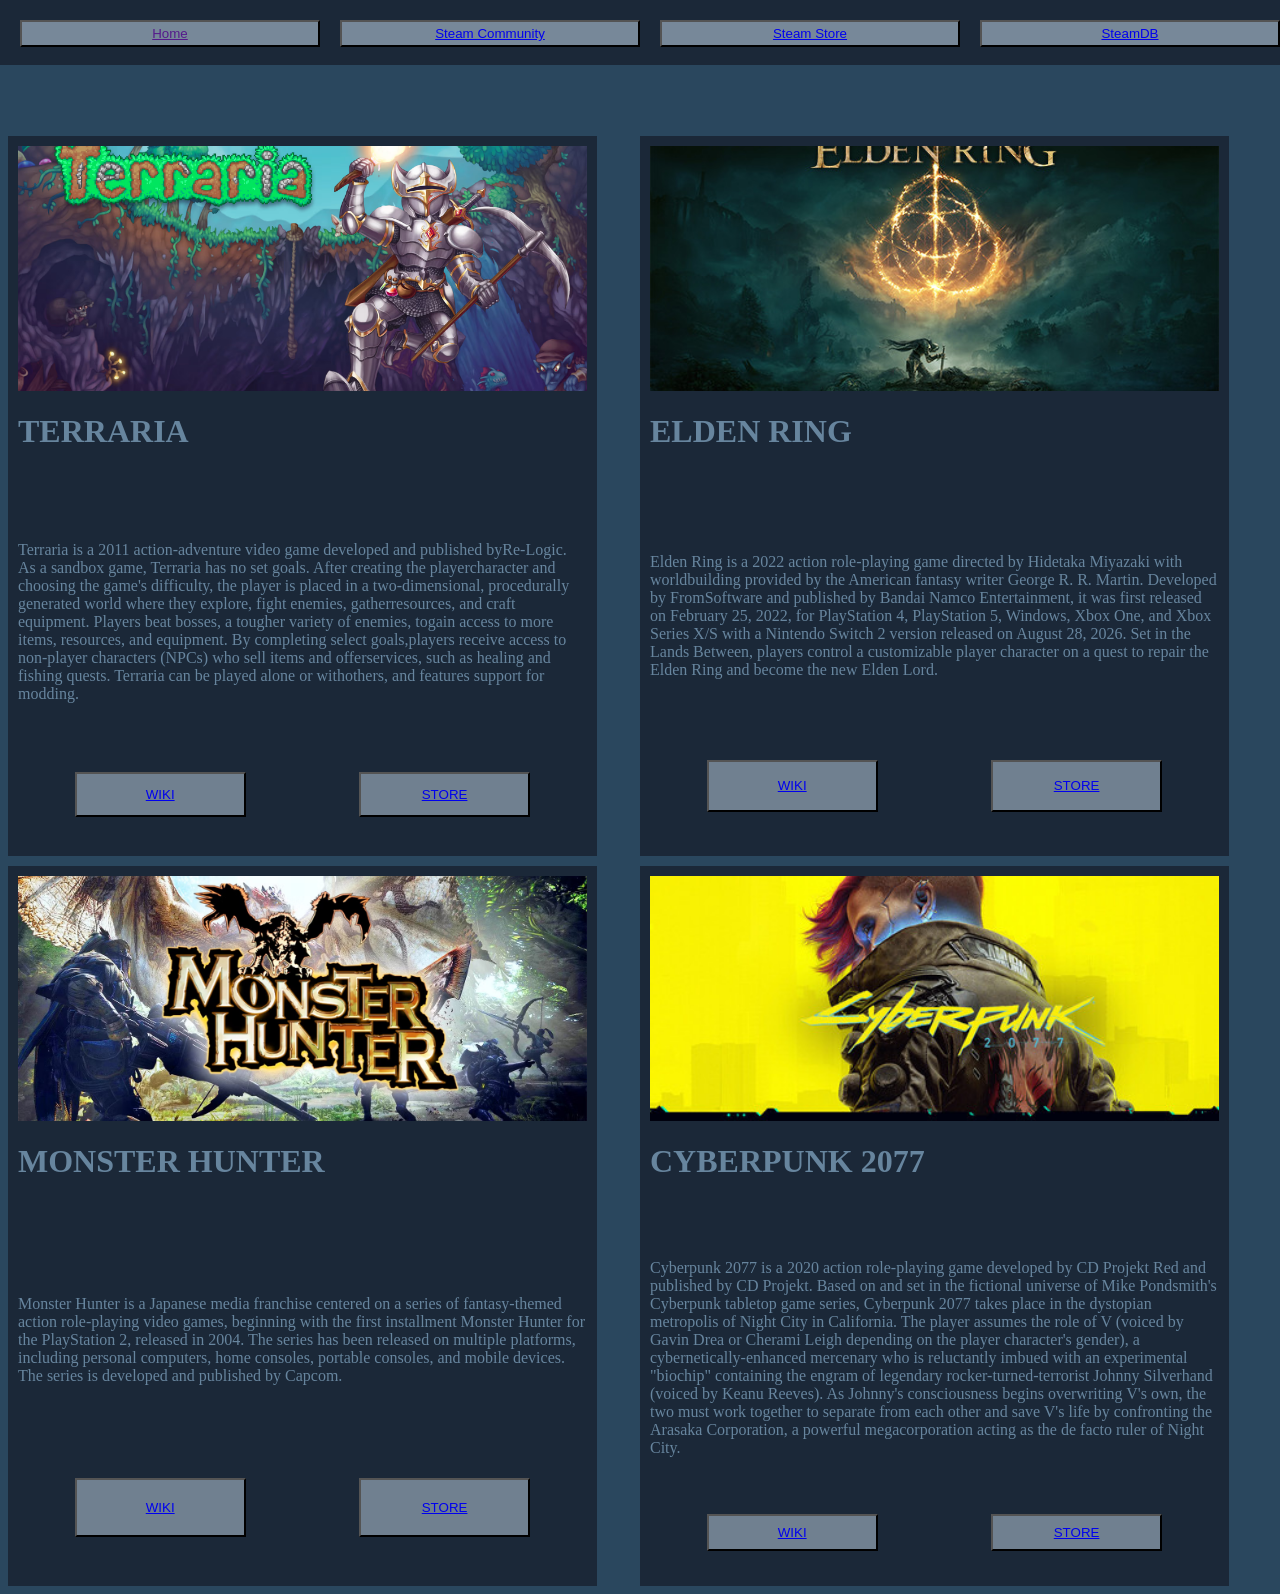
<file: Week4/index.html>
<!DOCTYPE html>
<html lang="en">
<head>
    <meta charset="UTF-8">
    <meta name="viewport" content="width=device-width, initial-scale=1.0">
    <title>Week 4 Homework</title>
    <link rel="stylesheet" href ="./styles.css">
</head>
<body>
    
    <div class="fixed">
        <button><a href="">Home</a></button>
        <button><a href="https://steamcommunity.com/">Steam Community</a></button>
        <button><a href="https://store.steampowered.com/">Steam Store</a></button>
        <button><a href="https://steamdb.info/">SteamDB</a></button>
    </div>

    <div class="grid">

        <div class="TerrariaCard">
            <div><img src="./assets/TerrariaBanner.jpg" id="tbannerimage"></div>
            
            <div><h1 class="about">TERRARIA</h1></div>
            
            <div><p>Terraria is a 2011 action-adventure video game developed and published byRe-Logic. As a sandbox game, Terraria has no set goals. After creating the playercharacter and choosing the game's difficulty, the player is placed in a two-dimensional, procedurally generated world where they explore, fight enemies, gatherresources, and craft equipment. Players beat bosses, a tougher variety of enemies, togain access to more items, resources, and equipment. By completing select goals,players receive access to non-player characters (NPCs) who sell items and offerservices, such as healing and fishing quests. Terraria can be played alone or withothers, and features support for modding.</p></div>

            <div class="tbuttons">
                <button id="wikilink"><a href="https://en.wikipedia.org/wiki/Terraria">WIKI</a></button>
                <button id="storelink"><a href="https://store.steampowered.com/app/105600/Terraria/">STORE</a></button>
            </div>
        </div>

        <div class="EldenRingCard">
            <div><img src="./assets/EldenRingBanner.jpg" id="erbannerimage"></div>
            
            <div><h1 class="about">ELDEN RING</h1></div>
            
            <div><p>Elden Ring is a 2022 action role-playing game directed by Hidetaka Miyazaki with worldbuilding provided by the American fantasy writer George R. R. Martin. Developed by FromSoftware and published by Bandai Namco Entertainment, it was first released on February 25, 2022, for PlayStation 4, PlayStation 5, Windows, Xbox One, and Xbox Series X/S with a Nintendo Switch 2 version released on August 28, 2026. Set in the Lands Between, players control a customizable player character on a quest to repair the Elden Ring and become the new Elden Lord.</p></div>

            <div class="erbuttons">
                <button id="wikilink"><a href="https://en.wikipedia.org/wiki/Elden_Ring">WIKI</a></button>
                <button id="storelink"><a href="https://store.steampowered.com/app/1245620/ELDEN_RING/">STORE</a></button>
            </div>
        </div>

        <div class="MonsterHunterCard">
            <div><img src="./assets/MonsterHunterBanner.jpg" id="mhbannerimage"></div>
            
            <div><h1 class="about">MONSTER HUNTER</h1></div>
            
            <div><p>Monster Hunter is a Japanese media franchise centered on a series of fantasy-themed action role-playing video games, beginning with the first installment Monster Hunter for the PlayStation 2, released in 2004. The series has been released on multiple platforms, including personal computers, home consoles, portable consoles, and mobile devices. The series is developed and published by Capcom.</p></div>

            <div class="mhbuttons">
                <button id="wikilink"><a href="https://en.wikipedia.org/wiki/Monster_Hunter">WIKI</a></button>
                <button id="storelink"><a href="https://store.steampowered.com/curator/34827959">STORE</a></button>
            </div>
        </div> 

        <div class="CyberpunkCard">
            <div><img src="./assets/Cyberpunk2077Banner.jpg" id="cp2077bannerimage"></div>
            
            <div><h1 class="about">CYBERPUNK 2077</h1></div>
            
            <div><p>Cyberpunk 2077 is a 2020 action role-playing game developed by CD Projekt Red and published by CD Projekt. Based on and set in the fictional universe of Mike Pondsmith's Cyberpunk tabletop game series, Cyberpunk 2077 takes place in the dystopian metropolis of Night City in California. The player assumes the role of V (voiced by Gavin Drea or Cherami Leigh depending on the player character's gender), a cybernetically-enhanced mercenary who is reluctantly imbued with an experimental "biochip" containing the engram of legendary rocker-turned-terrorist Johnny Silverhand (voiced by Keanu Reeves). As Johnny's consciousness begins overwriting V's own, the two must work together to separate from each other and save V's life by confronting the Arasaka Corporation, a powerful megacorporation acting as the de facto ruler of Night City.</p></div>

            <div class="cp2077buttons">
                <button id="wikilink"><a href="https://en.wikipedia.org/wiki/Cyberpunk_2077">WIKI</a></button>
                <button id="storelink"><a href="https://store.steampowered.com/app/1091500/Cyberpunk_2077/">STORE</a></button>  
            </div>
            
        </div> 

    </div>

</body>
</html>
</file>
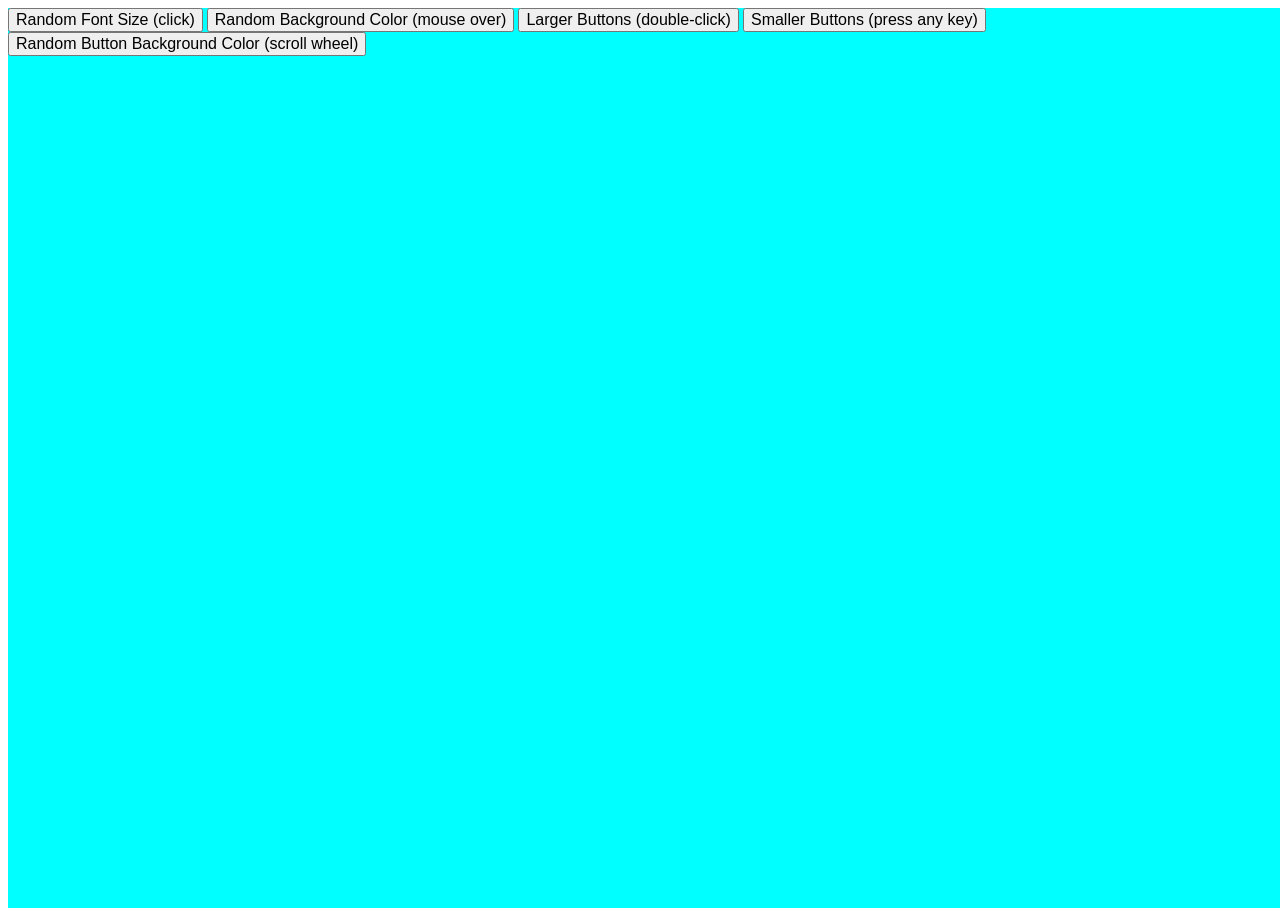
<file: Week6/index.html>
<!DOCTYPE html>
<html lang="en">
<head>
    <meta charset="UTF-8">
    <meta name="viewport" content="width=device-width, initial-scale=1.0">
    <title>Document</title>
    <style>
        #square {
            height: 100vh;
            width: 100vw;
            background-color: aqua;
        }

        button {
            font-size: 16px;
        }
    </style>
    <script type="module" src="./script.js"></script>
</head>
<body>
    <div id="square">
        <button id="randsize">Random Font Size (click)</button>
        <button id="randbg">Random Background Color (mouse over)</button>
        <button id="upsize">Larger Buttons (double-click)</button>
        <button id="downsize">Smaller Buttons (press any key)</button>
        <button id="buttonbg">Random Button Background Color (scroll wheel)</button>
    </div>
    
</body>
</html>
</file>
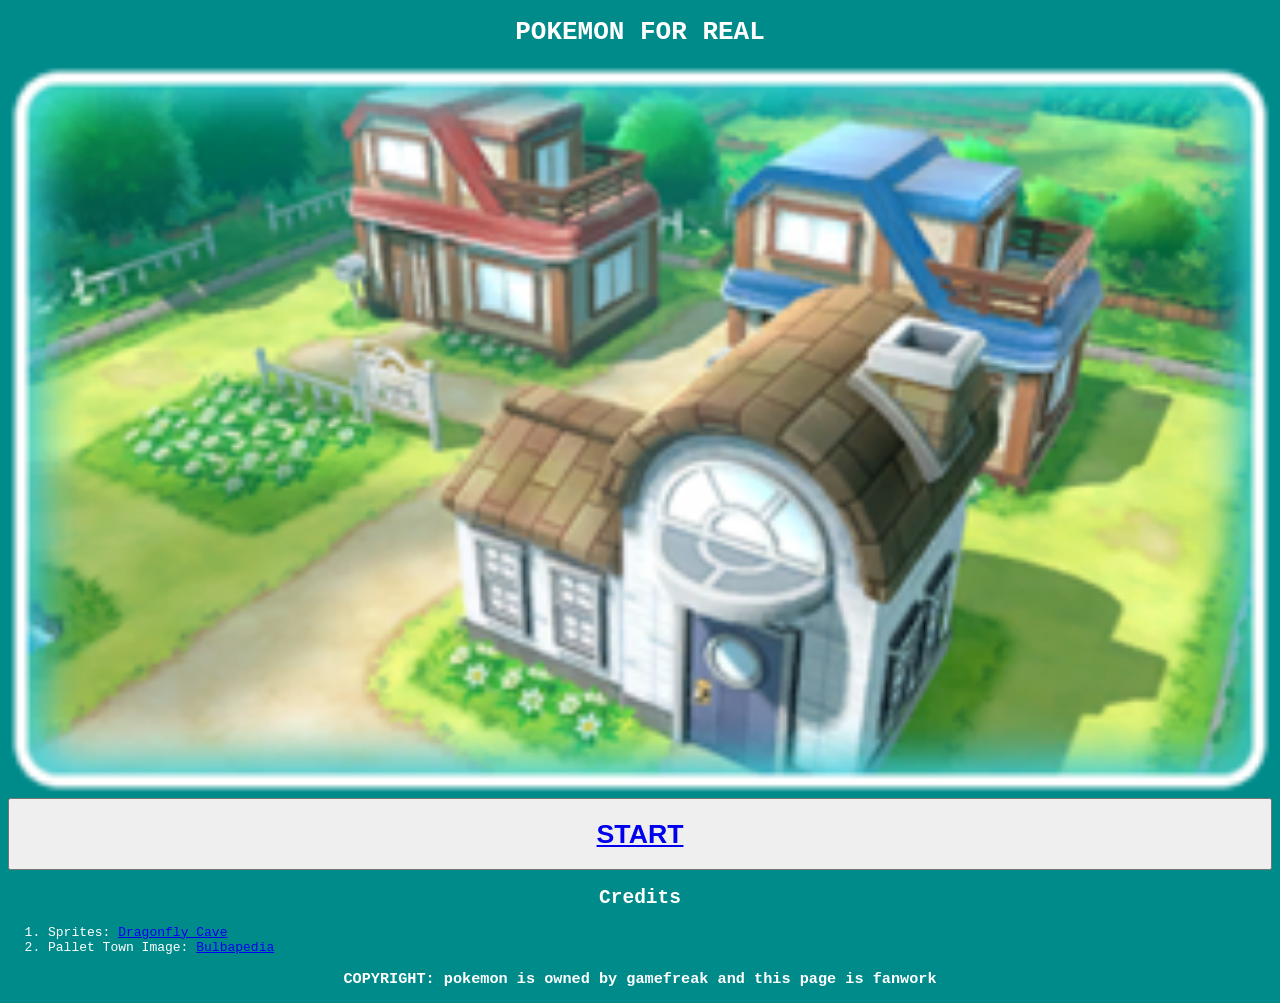
<file: Week2/ourfirstgame/index.html>
<!DOCTYPE html>

<html>

<head>
    <title>FIRST GAME</title>
</head>



<body style="background-color: darkcyan; color: white; font-family: monospace;">

    <h1 style="color: white; text-align: center; font-family: monospace;">POKEMON FOR REAL</h1>

    <img src=".\Assets\Pallet_Town_PE.png" aria-label="an image of pallet town from pokemon" style="width: 100%"></img>

    <button style="width: 100%;">
        <h1 style="text-align: center;" ><a href="./game.html">START</a></h1>
    </button>

    <section id="credits">
        <h2 style="text-align: center;">Credits</h2>
        <ol>
            <li>Sprites: <a href="https://www.dragonflycave.com/resources/sprite-generator/">Dragonfly Cave</a></li> 
            <li>Pallet Town Image: <a href="https://bulbapedia.bulbagarden.net/wiki/Main_Page">Bulbapedia</a></li> 
        </ol>
    </section>

    <h3 style="color: white; text-align: center; font-family: monospace;">COPYRIGHT: pokemon is owned by gamefreak and this page is fanwork</h3>

</body>


</html>
</file>
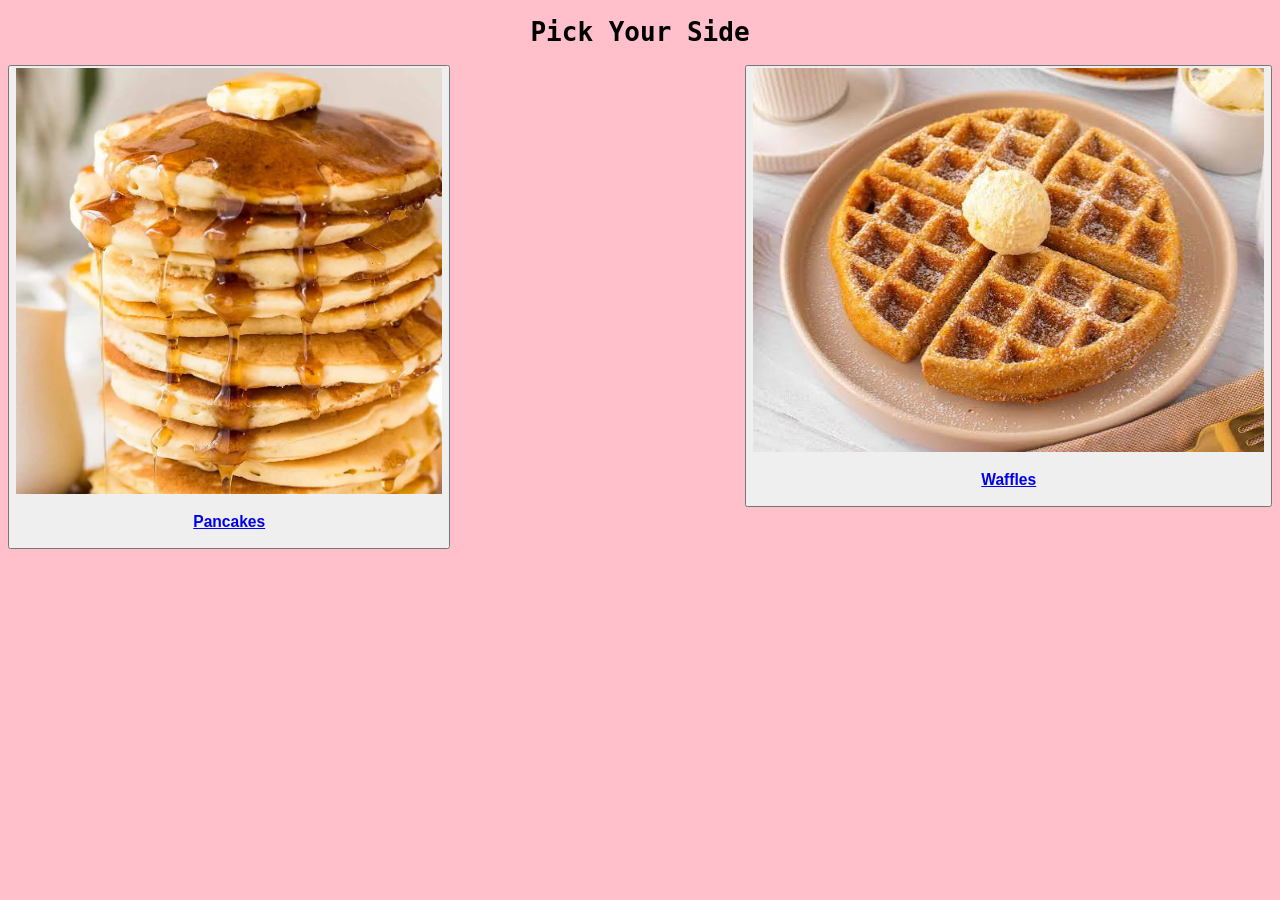
<file: Week2/Week2Homework/index.html>
<!DOCTYPE html>

<html>

    <head>
        <title>Pick a Side...</title>
    </head>
    
    <body style="background-color: pink; font-family: monospace;">

        <h1 style="text-align: center;">Pick Your Side</h1>

        

        <section class="choice">

            <div style="display: flex;">
            <section class="pancakes">

            <button id="pancakes" style="width: 60%;">
                <img src=".\Assets\Pancakes.webp" id="pancakeimage" style="width: 100%;"/>
                <h3><a href=".\pancakes.html">Pancakes</a></h3>
            </button>

            </section>
            
            <section class="waffles">

                <button id="waffles" style="width: 100%; align-items: end;">

                    <img src=".\Assets\waffle.jpg" id="waffleimage" style="width: 100%;"/>
                    <h3><a href=".\waffles.html">Waffles</a></h3>

                </button>

            </section>

            </div>

        </section>
        
       

    </body>

</html>
</file>
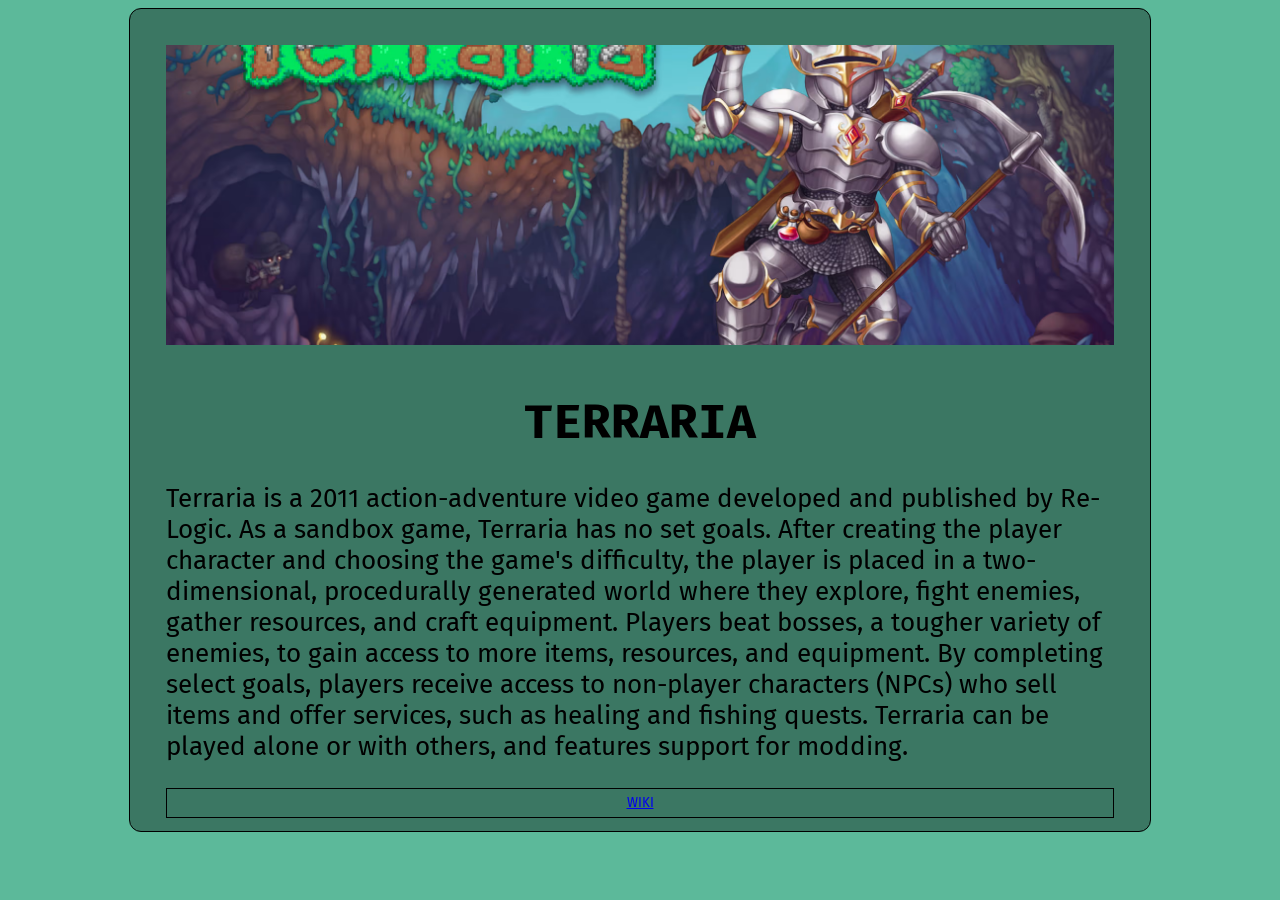
<file: Week3/Homework/index.html>
<!DOCTYPE html>
<html lang="en">
<head>
    <meta charset="UTF-8">
    <meta name="viewport" content="width=device-width, initial-scale=1.0">
    <title>Document</title>
     <style>
        @import url('https://fonts.googleapis.com/css2?family=Fira+Mono:wght@400;500;700&family=Fira+Sans:ital,wght@0,100;0,200;0,300;0,400;0,500;0,600;0,700;0,800;0,900;1,100;1,200;1,300;1,400;1,500;1,600;1,700;1,800;1,900&display=swap');
    </style>
    <link rel="stylesheet" href ="./styles.css">
</head>
<body>
    <div class="card">
        <div>
            <img src="./Assets/TerrariaBanner.jpg" id="bannerimage">
            <h1 class="about">TERRARIA</h2>
            <p>Terraria is a 2011 action-adventure video game developed and published by Re-Logic. As a sandbox game, Terraria has no set goals. After creating the player character and choosing the game's difficulty, the player is placed in a two-dimensional, procedurally generated world where they explore, fight enemies, gather resources, and craft equipment. Players beat bosses, a tougher variety of enemies, to gain access to more items, resources, and equipment. By completing select goals, players receive access to non-player characters (NPCs) who sell items and offer services, such as healing and fishing quests. Terraria can be played alone or with others, and features support for modding.</p>

            <button id="wikilink"><a href="https://en.wikipedia.org/wiki/Terraria">WIKI</a></button>
        </div>

    </div>
</body>
</html>
</file>
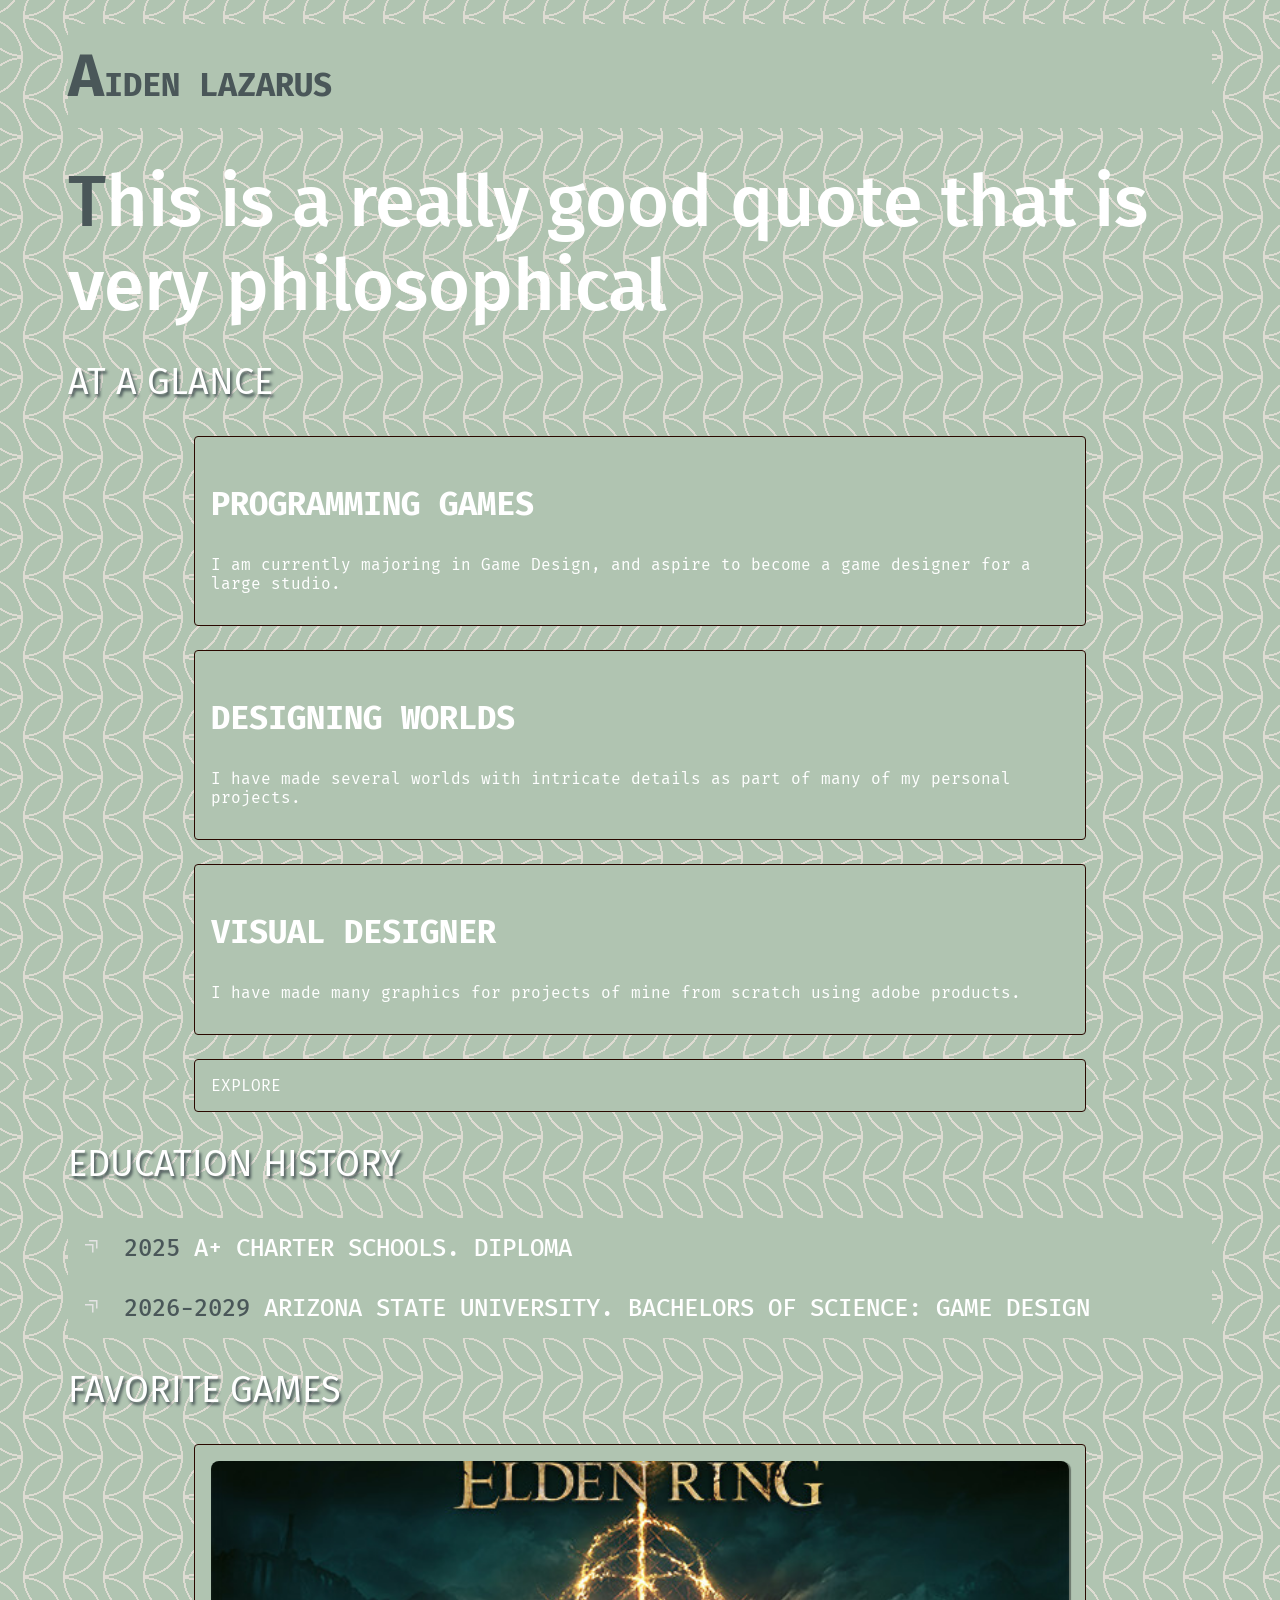
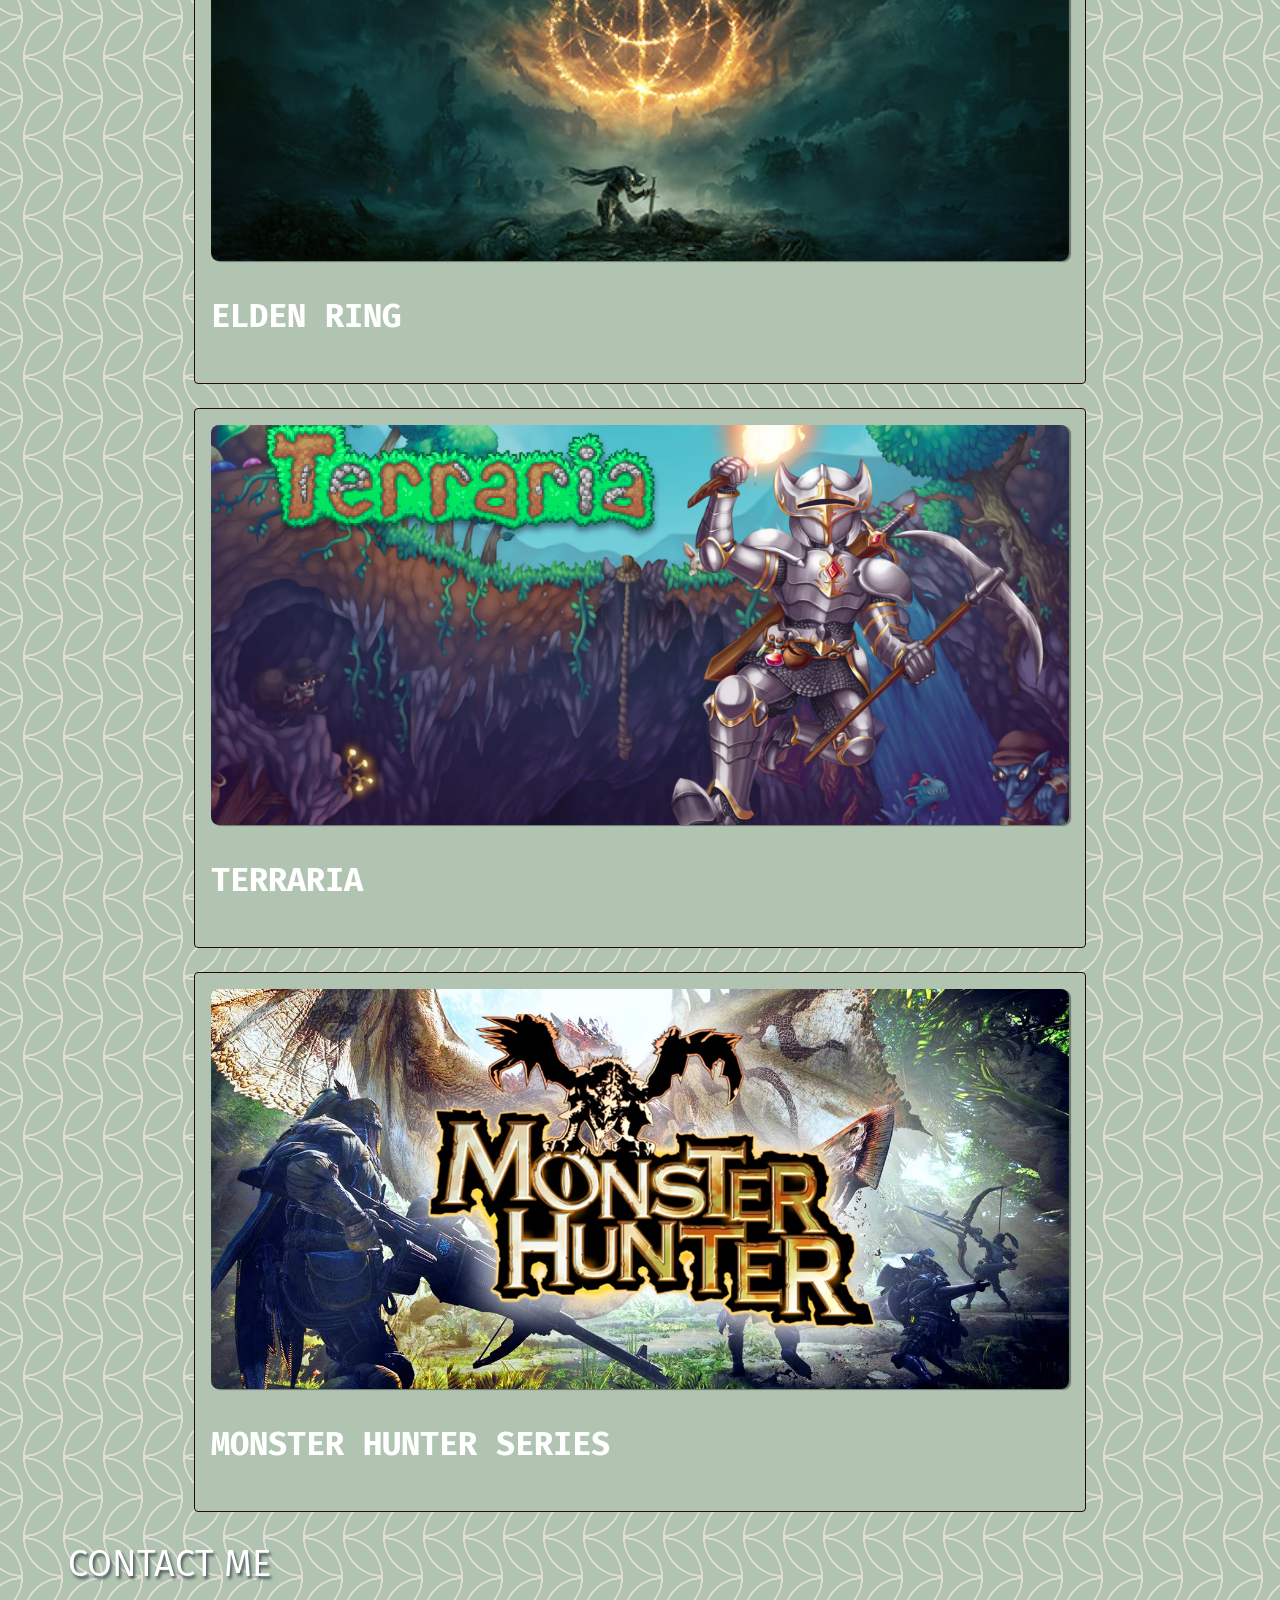
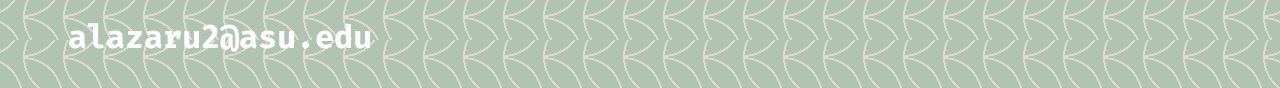
<file: Week3/portfolio/index.html>
<!DOCTYPE html>
<html lang="en">
<head>
    <meta charset="UTF-8">
    <meta name="viewport" content="width=device-width, initial-scale=1.0">
    <title>CSS PORTFOLIO</title>
    <style>
        @import url('https://fonts.googleapis.com/css2?family=Fira+Mono:wght@400;500;700&family=Fira+Sans:ital,wght@0,100;0,200;0,300;0,400;0,500;0,600;0,700;0,800;0,900;1,100;1,200;1,300;1,400;1,500;1,600;1,700;1,800;1,900&display=swap');
    </style>
    <link rel="stylesheet" href ="./styles.css">
</head>
<body>
    <header>AIDEN LAZARUS</header>
    <div class="title">This is a really good quote that is very philosophical</div>
    <div class="atAGlance">
        <h2>AT A GLANCE</h2>
        <div class="cards">
            <div>
                <h3>PROGRAMMING GAMES</h3>
                <p>I am currently majoring in Game Design, and aspire to become a game designer for a large studio.</p>
            </div>

            <div id="programmer">
                <h3>DESIGNING WORLDS</h3>
                <p>I have made several worlds with intricate details as part of many of my personal projects.</p>
            </div>

            <div id="programmer">
                <h3>VISUAL DESIGNER</h3>
                <p>I have made many graphics for projects of mine from scratch using adobe products.</p>
            </div>
            <div id="explore">EXPLORE</div>
        </div>
    </div>

    <div class="education">
        <h2>EDUCATION HISTORY</h2>
        <ul>
            <li><span class="year">2025</span> A+ CHARTER SCHOOLS. DIPLOMA</li>
            <li><span class="year">2026-2029</span> ARIZONA STATE UNIVERSITY. BACHELORS OF SCIENCE: GAME DESIGN</li>
        </ul>
    </div>

    <div class="favoriteGames">
        <h2>FAVORITE GAMES</h2>
        <div class="cards">
            <div id="programmer">
                <img src="./assets/EldenRingBanner.jpg" width="100%">
                <h3>ELDEN RING</h3>
                
            </div>

            <div id="programmer">
                <img src="./assets/TerrariaBanner.jpg" width="100%">
                <h3>TERRARIA</h3>
                
            </div>

            <div id="programmer">
                <img src="./assets/MonsterHunterBanner.jpg" width="100%">
                <h3>MONSTER HUNTER SERIES</h3>
                
            </div>
        </div>
    </div>

    <footer>
        <h2>CONTACT ME</h2>
        <h3>alazaru2@asu.edu</h3>
    </footer>
</body>
</html>
</file>
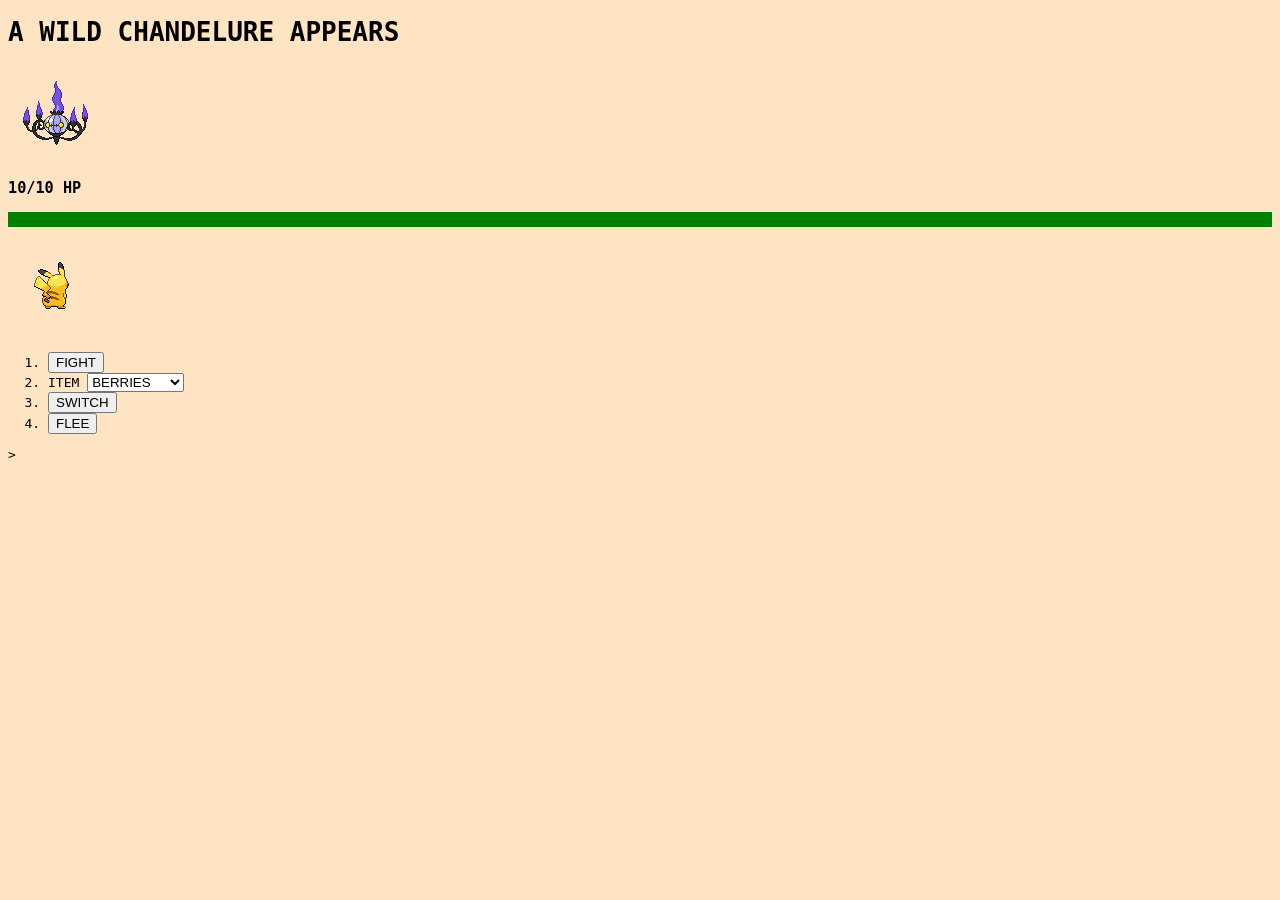
<file: Week2/ourfirstgame/game.html>
<!DOCTYPE html>

<html>
    <head>

        <title>... WEBPAGE WANTS TO BATTLE!</title>

    </head>

    <body class="battle" style="background-color: bisque; font-family: monospace;">

        <h1 id="chandelure">A WILD CHANDELURE APPEARS</h1>

        <section class="chandelure">

            <img src="./Assets/ChandFront.png"/>
            <h3>10/10 HP</h3>

        </section>

        <div style="background-color: green;"><p>&nbsp;</p></div>

        <section class="pikachu">

            <img src="./Assets/PikBack.png"/>
            
            <ol>

                <li><button>FIGHT</button></li>

                <li><label id="item" for="item-select">ITEM</label>
                    
                    <select id="item-select">

                        <option value="berries">BERRIES</option>
                        <option value="lemonade">LEMONADE</option>

                    </select>

                </li>

                <li><button>SWITCH</button></li>

                <li><button>FLEE</button></li>

            </ol>>

        </section>


    </body>

</html>
</file>
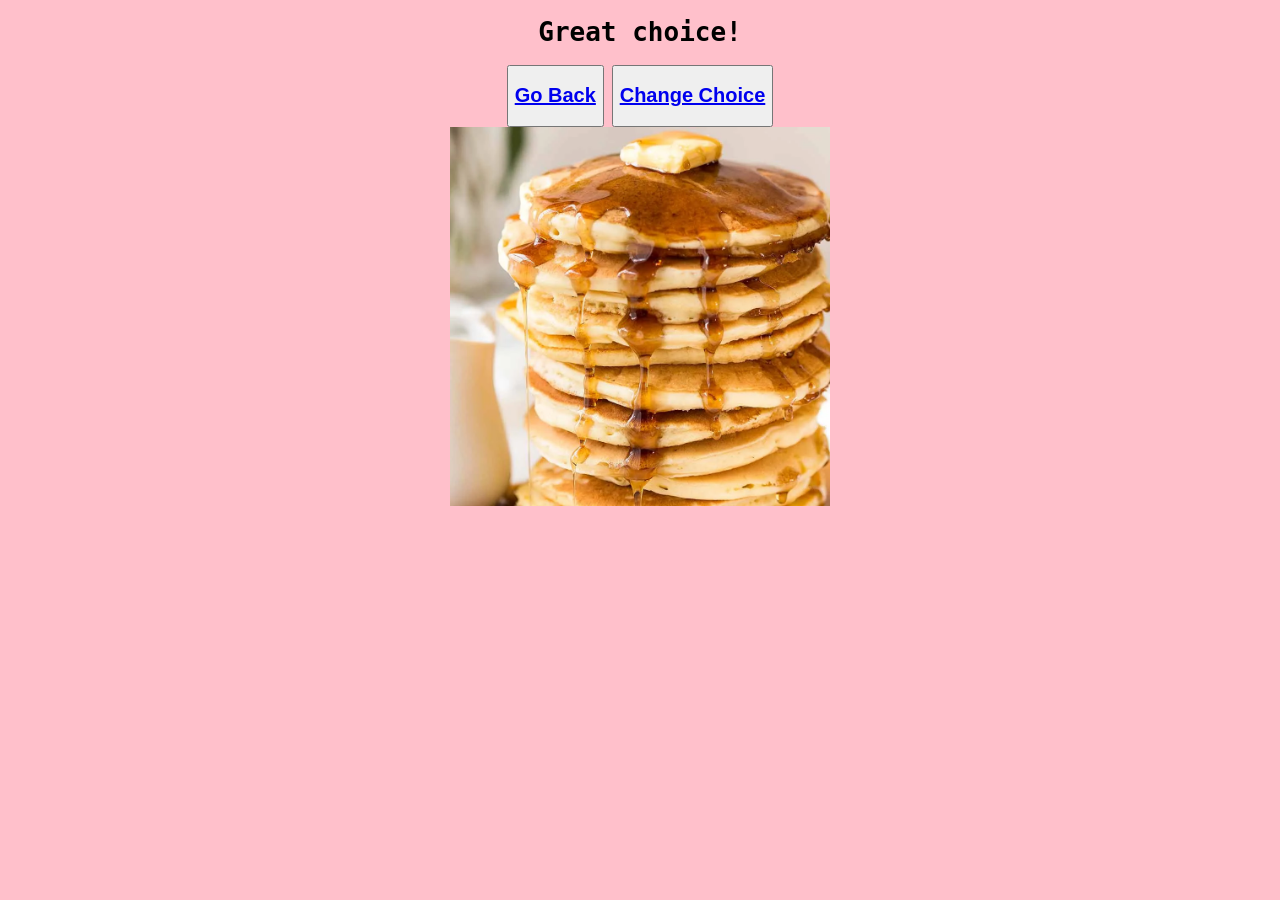
<file: Week2/Week2Homework/pancakes.html>
<!DOCTYPE html>

<html>

    <head>
        <title>PANCAKES</title>
    </head>
    
    <body style="background-color: pink; font-family: monospace;">

        <h1 style="text-align: center;">Great choice!</h1>

        <section class="choices" style="text-align: center; width: 100%">

            <button id="go back" >

                <h1><a href=".\index.html">Go Back</a></h1>

            </button>
        
            <button id="change choice">

                <h1><a href=".\waffles.html">Change Choice</a></h1>

            </button>

        </section>

        <center>
            <img src=".\Assets\Pancakes.webp" id="pancakeimage" style="width: 30%; align-items: center;">
        </center>
        

    </body>

</html>
</file>
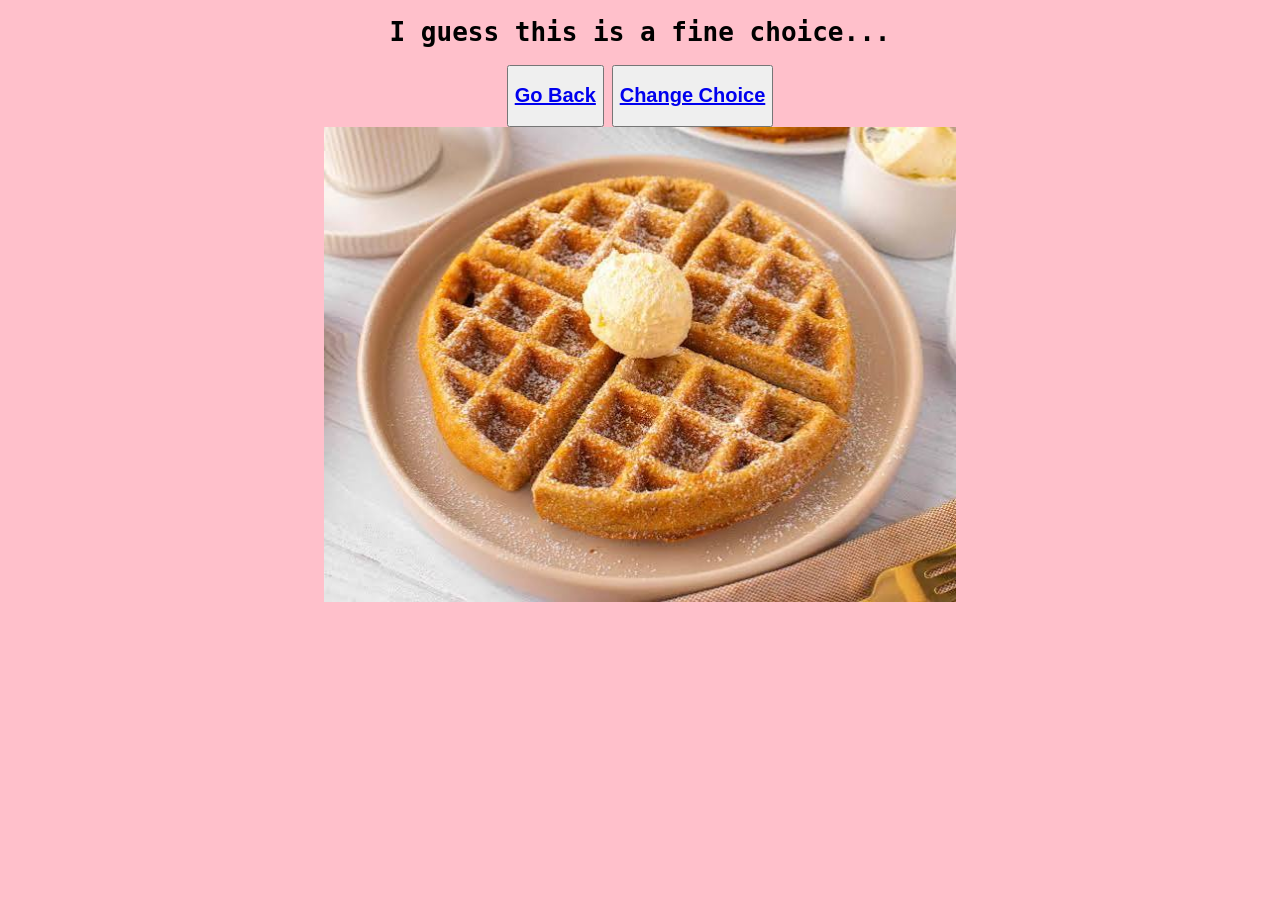
<file: Week2/Week2Homework/waffles.html>
<!DOCTYPE html>

<html>

    <head>
        <title>WAFFLES</title> 
    </head>
    
    <body style="background-color: pink; font-family: monospace;">

        <h1 style="text-align: center;">I guess this is a fine choice...</h1>

        <section class="choices" style="text-align: center; width: 100%;">

            <button id= "go back">
            
                <h1><a href=".\index.html">Go Back</a></h1>

            </button>

            <button id="change choice">

                <h1><a href=".\pancakes.html">Change Choice</a></h1>

            </button>

        </section>
        
        <center>
            <img src=".\Assets\waffle.jpg" id="waffles" style="width: 50%;">
        </center>
        
        
    </body>

</html>
</file>
<file: Week4/styles.css>
html{
    background-color:#2A475E;
}

.fixed {
    position: fixed;
    background-color: #1B2838;
    width: 100%;
    height: 5%;
    display: flex;
    flex-direction: row;
    justify-content: space-around;
    padding: 10px;
    top: 0px;
    left: 0px;
    
}

.fixed button {
    background-color: lightslategray;
    margin: 10px;
}

.grid {
    display: grid;
    grid-template-columns: 1fr 1fr;
    margin-top: 10%;
}

.TerrariaCard {
    background-color: #1B2838;
    width: 90%;
    height: 700px;
    padding: 10px;
    margin-top: 10px;
    display: grid;
    grid-template-rows: 35% auto auto auto;
}

.TerrariaCard img {
    width: 100%;
    height: 100%;
    object-fit: cover;
}

.EldenRingCard {
    background-color: #1B2838;
    width: 90%;
    height: 700px;
    padding: 10px;
    margin-top: 10px;
    display: grid;
    grid-template-rows: 35% auto auto auto;
}

.EldenRingCard img {
    width: 100%;
    height: 100%;
    object-fit: cover;
}

.MonsterHunterCard {
    background-color: #1B2838;
    width: 90%;
    height: 700px;
    padding: 10px;
    margin-top: 10px;
    display: grid;
    grid-template-rows: 35% auto auto auto;
}

.MonsterHunterCard img {
    width: 100%;
    height: 100%;
    object-fit: cover;
}

.CyberpunkCard {
    background-color: #1B2838;
    width: 90%;
    height: 700px;
    padding: 10px;
    margin-top: 10px;
    display: grid;
    grid-template-rows: 35% auto auto auto;
}

.CyberpunkCard img {
    width: 100%;
    height: 100%;
    object-fit: cover;
}

p {
    color: rgb(103, 133, 158);
}

h1 {
    color: rgb(103, 133, 158);    
}

button {
    width: 30%;
    height: 60%;
    background-color: slategray;
}

.cp2077buttons {
    display: flex;
    justify-content: space-around;
}

.tbuttons {
    display: flex;
    justify-content: space-around;
}

.erbuttons {
    display: flex;
    justify-content: space-around;
}

.mhbuttons {
    display: flex;
    justify-content: space-around;
}

@media only screen and (max-width: 800px) {
    .grid > div {
        height: 1000px;
    }
}
</file>
<file: Week3/Homework/styles.css>
* {
    --base: rgb(92, 185, 154);
    --cardcolor: rgb(59, 119, 99);
    --accent: rgb(51, 105, 87);
}

body {
    background-color: var(--base);
}

.card div {
    height: 750px;
    width: 600px;
    background-color: var(--cardcolor);
    padding: 36px;
    border: .5px solid rgb(0,0,0);
    border-radius: 12px;
    width: 75%;
    margin-left: auto;
    margin-right: auto;
    margin-bottom: 24px;
    
    transition: all 1s;
}

.card div > img {
    height: 300px;
    width: 100%;
    object-fit: cover;
    margin-bottom: 12px;
    transition: height 1s;
}

.card div:hover {
    height: 1000px;
    box-shadow: 8px 8px var(--accent);
}

.card div:hover > img { 
    height: 500px;
}

h1 {
    font-family: "Fira Mono", monospace;
    text-align: center;
    font-size: 48px;
}

p {
    font-family: "Fira Sans", sans-serif;
    font-size: 26px;
}

button {
    border: .5px solid rgb(0,0,0);
    background-color: var(--cardcolor);
    font-family: "Fira Sans", sans-serif;
    width: 100%;
    height: 30px;
}

button:hover {
    background-color: var(--accent);
}

a {
    width: 100%;
    text-align: center;
    display: inline-block;
}
</file>
<file: Week3/portfolio/styles.css>
/*

.fira-mono-regular {
  font-family: "Fira Mono", monospace;
  font-weight: 400;
  font-style: normal;
}

.fira-mono-medium {
  font-family: "Fira Mono", monospace;
  font-weight: 500;
  font-style: normal;
}

.fira-mono-bold {
  font-family: "Fira Mono", monospace;
  font-weight: 700;
  font-style: normal;
}

.fira-sans-regular {
  font-family: "Fira Sans", sans-serif;
  font-weight: 400;
  font-style: normal;
}

.fira-sans-medium {
  font-family: "Fira Sans", sans-serif;
  font-weight: 500;
  font-style: normal;
}
  
.fira-sans-bold {
  font-family: "Fira Sans", sans-serif;
  font-weight: 700;
  font-style: normal;
}

*/

* {
    --borderColors: #2a0800ff;
    --base: #dedbd2ff;
    --cardColors: #b0c4b1ff;
    --accentColors: #4a5759ff;
    color: white;
    font-family: "Fira Mono", monospace;

}

body {
    background-image: url(./assets/css-pattern-by-magicpattern.png);
    padding-left: 60px;
    padding-right: 60px;
    padding-top: 16px;
    padding-bottom: 0px;
}

header {
    padding-top: 16px;
    padding-bottom: 16px;
    margin-bottom: 32px;
    font-family: "Fira Mono", monospace;
    font-weight: 700;
    color: var(--accentColors);
    font-size: 32px;
    background-color: var(--cardColors);
}

header::first-letter {
    font-size: 60px;
}

.title {
    font-family: "Fira Sans", sans-serif;
    font-weight: 500;
    font-style: normal;
    font-size: 72px;
    margin-bottom: 32px;
    line-height: 84px;
}

.title::first-letter {
    color: var(--accentColors)
}

h2 {
    font-family: "Fira Sans", sans-serif;
    font-weight: 400;
    font-style: normal;
    font-size: 36px;
    margin-bottom: 32px;
    text-shadow: 2px 3px 3px var(--accentColors);
}

.cards div {
    background-color: var(--cardColors);
    padding: 16px;
    border: .5px solid var(--borderColors);
    border-radius: 4px;
    width: 75%;
    margin-left: auto;
    margin-right: auto;
    margin-bottom: 24px;

    transition: all 1s;
}
.cards div:hover {
    box-shadow: 8px 8px var(--accentColors);
}

.cards div > img {
    width: 100%;
    height: 400px;
    object-fit: cover;
    border-radius: 8px;
    box-shadow: 2px 1px 1px rgba(0,0,0,0.4);
}

.education > ul {
    background-color: var(--cardColors);
    font-size: 24px;
    font-weight: 500;
    list-style-image: url('./assets/arrow.svg');
}

.education > ul li {
    padding: 16px;
}

.year {
    color: var(--accentColors);
}

h3 {
    font-family: "Fira Mono", monospace;
    font-weight: 700;
    font-size: 32px;
    font-style: normal;
}
</file>
